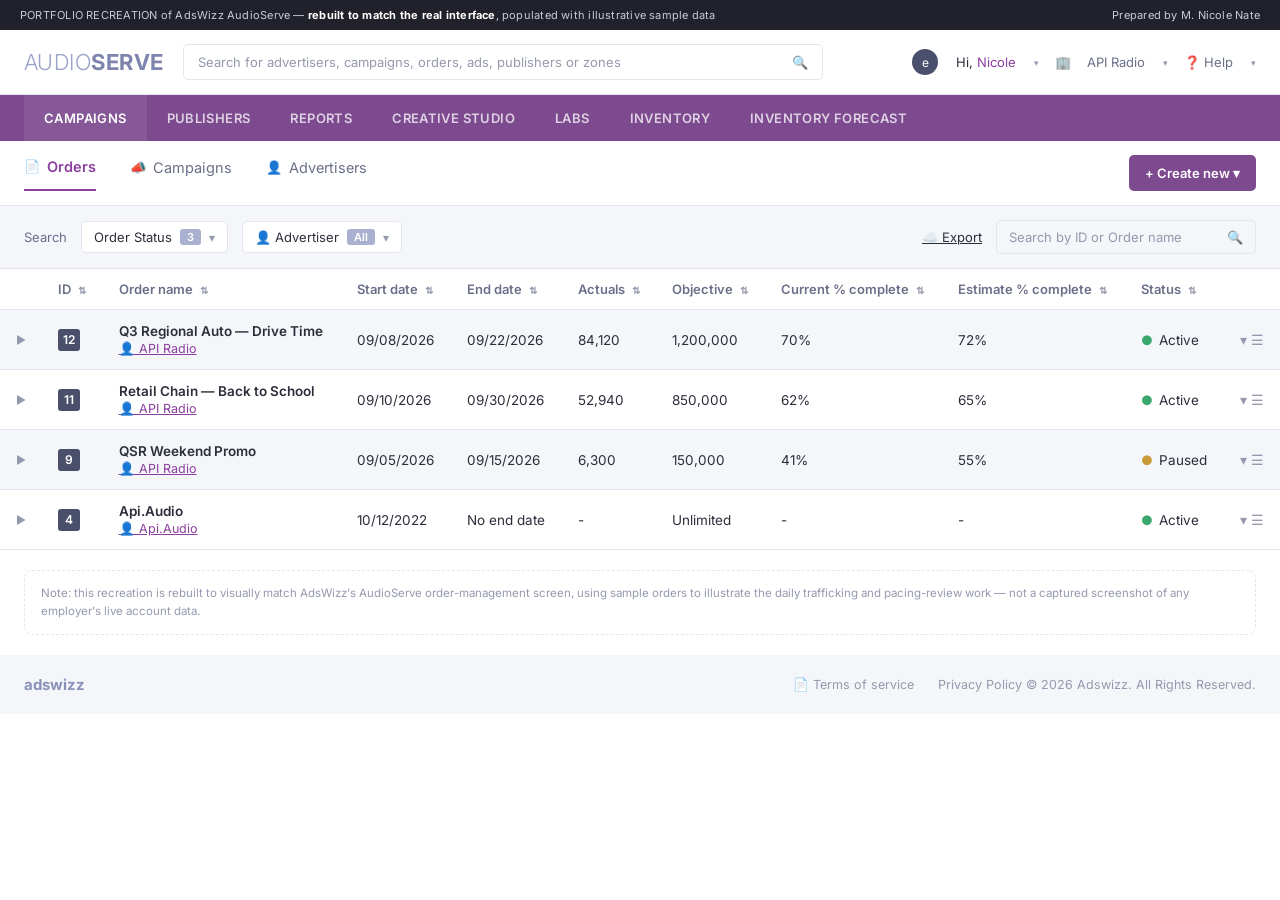
<file: adswizz-mockup-v2.html>
<!DOCTYPE html>
<html lang="en">
<head>
<meta charset="UTF-8">
<title>AudioServe — Orders — Portfolio Recreation</title>
<style>
  @import url('https://fonts.googleapis.com/css2?family=Inter:wght@400;500;600;700&family=IBM+Plex+Mono:wght@400;500&display=swap');
  :root{
    --purple: #7d4a8f;
    --purple-dark: #6b3d7c;
    --lavender-text: #9aa3c9;
    --link-purple: #8b3f9e;
    --border: #e3e6ee;
    --row-alt: #f4f6fa;
    --ink: #2c2e3a;
    --ink-dim: #6b7089;
    --ink-faint: #9599ad;
    --bg: #ffffff;
  }
  *{box-sizing:border-box; margin:0; padding:0;}
  body{
    background: var(--bg); color: var(--ink);
    font-family:'Inter', -apple-system, sans-serif; font-size:14px;
  }
  .mono{ font-family:'IBM Plex Mono', monospace; }

  .proof-strip{
    background:#20212b; color:#c9cbd8; padding:8px 20px; font-size:11px;
    display:flex; justify-content:space-between; letter-spacing:0.02em;
  }
  .proof-strip b{ color:#fff; }

  /* Top utility bar */
  .utility-bar{
    display:flex; align-items:center; padding: 14px 24px; gap:20px;
    border-bottom: 1px solid var(--border);
  }
  .wordmark{
    font-size:22px; font-weight:300; letter-spacing:0.02em; color: var(--lavender-text);
    white-space:nowrap;
  }
  .wordmark b{ font-weight:700; color: #7d84ad; }
  .search-box{
    flex:1; max-width:640px; border:1px solid var(--border); border-radius:5px;
    padding:9px 14px; color: var(--ink-faint); font-size:13px; display:flex; justify-content:space-between; align-items:center;
  }
  .search-icon{ color: var(--ink-faint); }
  .util-right{ display:flex; align-items:center; gap:16px; margin-left:auto; font-size:13px; color: var(--ink-dim); white-space:nowrap; }
  .avatar-sm{
    width:26px; height:26px; border-radius:50%; background:#4a4f6b; color:#fff;
    display:flex; align-items:center; justify-content:center; font-size:12px; margin-right:2px;
  }
  .util-right .hi{ color: var(--ink); }
  .util-right .name{ color: var(--link-purple); }
  .caret{ font-size:9px; color: var(--ink-faint); margin-left:2px; }

  /* Purple main nav */
  .main-nav{
    background: var(--purple); display:flex; align-items:center; padding: 0 24px;
  }
  .main-nav div{
    padding: 15px 20px; font-size:13px; font-weight:600; letter-spacing:0.03em;
    color: rgba(255,255,255,0.75); cursor:default;
  }
  .main-nav div.active{ color:#fff; background: rgba(255,255,255,0.08); }

  /* Sub nav (Orders / Campaigns / Advertisers) */
  .sub-nav{
    display:flex; align-items:center; padding: 14px 24px; border-bottom:1px solid var(--border);
  }
  .sub-nav .tab{
    display:flex; align-items:center; gap:7px; margin-right:34px; font-size:14.5px; color: var(--ink-dim);
    padding-bottom:14px; position:relative; top:1px;
  }
  .sub-nav .tab.active{ color: var(--link-purple); font-weight:600; border-bottom:2px solid var(--link-purple); }
  .sub-nav .icon{ font-size:13px; }
  .create-btn{
    margin-left:auto; background: var(--purple); color:#fff; padding:10px 16px; border-radius:5px;
    font-size:13px; font-weight:600; display:flex; align-items:center; gap:8px;
  }

  /* Filter row */
  .filter-row{
    display:flex; align-items:center; gap:14px; padding: 14px 24px; background: var(--row-alt);
    border-bottom:1px solid var(--border);
  }
  .filter-label{ color: var(--ink-dim); font-size:13px; }
  .filter-pill{
    display:flex; align-items:center; gap:8px; border:1px solid var(--border); border-radius:5px;
    padding: 7px 12px; background:#fff; font-size:13px; color: var(--ink); min-width:110px;
  }
  .count-chip{
    background:#aab0cf; color:#fff; font-size:11px; padding:1px 7px; border-radius:3px; font-weight:600;
  }
  .filter-icon{ color: var(--ink-faint); font-size:12px; }
  .export-link{ margin-left:auto; color: var(--ink); font-size:13px; display:flex; align-items:center; gap:6px; text-decoration:underline; }
  .table-search{
    border:1px solid var(--border); border-radius:5px; padding:8px 12px; font-size:13px;
    color: var(--ink-faint); width:260px; display:flex; justify-content:space-between; align-items:center;
  }

  /* Table */
  table{ width:100%; border-collapse:collapse; }
  thead th{
    text-align:left; font-size:13px; color: var(--ink-dim); font-weight:600;
    padding: 12px 16px; border-bottom:1px solid var(--border);
  }
  thead th .sort{ color: var(--ink-faint); font-size:10px; margin-left:4px; }
  tbody td{
    padding: 13px 16px; border-bottom:1px solid var(--border); font-size:13.5px; color: var(--ink);
    vertical-align:middle;
  }
  tbody tr:nth-child(odd){ background: var(--row-alt); }
  .row-id{
    display:inline-block; background:#4a4f6b; color:#fff; width:22px; height:22px; border-radius:3px;
    text-align:center; line-height:22px; font-size:12px; font-weight:600;
  }
  .order-name{ font-weight:600; color:var(--ink); }
  .order-sub{ display:flex; align-items:center; gap:5px; color: var(--link-purple); font-size:12.5px; margin-top:2px; text-decoration:underline; }
  .status{ display:flex; align-items:center; gap:6px; }
  .status .sdot{ color:#3aa76d; font-size:13px; }
  .status.paused .sdot{ color:#c99a3a; }
  .expand-arrow{ color: var(--ink-faint); font-size:11px; }
  .row-actions{ display:flex; align-items:center; gap:10px; justify-content:flex-end; color: var(--ink-faint); }

  .footer-note{
    margin: 20px 24px; padding: 13px 16px; border:1px dashed var(--border); border-radius:8px;
    font-size:11.5px; color: var(--ink-faint); line-height:1.6;
  }

  .brand-footer{
    display:flex; justify-content:space-between; align-items:center; padding:20px 24px;
    background: var(--row-alt); margin-top:20px; color: var(--ink-faint); font-size:12.5px;
  }
  .brand-footer .logo{ font-weight:700; color:#8991b8; font-size:15px; }
</style>
</head>
<body>

  <div class="proof-strip">
    <span>PORTFOLIO RECREATION of AdsWizz AudioServe — <b>rebuilt to match the real interface</b>, populated with illustrative sample data</span>
    <span>Prepared by M. Nicole Nate</span>
  </div>

  <div class="utility-bar">
    <div class="wordmark">AUDIO<b>SERVE</b></div>
    <div class="search-box">
      <span>Search for advertisers, campaigns, orders, ads, publishers or zones</span>
      <span class="search-icon">🔍</span>
    </div>
    <div class="util-right">
      <span class="avatar-sm">e</span>
      <span class="hi">Hi, <span class="name">Nicole</span></span>
      <span class="caret">▾</span>
      <span>🏢</span>
      <span>API Radio</span>
      <span class="caret">▾</span>
      <span>❓ Help</span>
      <span class="caret">▾</span>
    </div>
  </div>

  <div class="main-nav">
    <div class="active">CAMPAIGNS</div>
    <div>PUBLISHERS</div>
    <div>REPORTS</div>
    <div>CREATIVE STUDIO</div>
    <div>LABS</div>
    <div>INVENTORY</div>
    <div>INVENTORY FORECAST</div>
  </div>

  <div class="sub-nav">
    <div class="tab active"><span class="icon">📄</span> Orders</div>
    <div class="tab"><span class="icon">📣</span> Campaigns</div>
    <div class="tab"><span class="icon">👤</span> Advertisers</div>
    <div class="create-btn">+ Create new ▾</div>
  </div>

  <div class="filter-row">
    <span class="filter-label">Search</span>
    <div class="filter-pill">Order Status <span class="count-chip">3</span> <span class="filter-icon">▾</span></div>
    <div class="filter-pill">👤 Advertiser <span class="count-chip">All</span> <span class="filter-icon">▾</span></div>
    <div class="export-link">☁️ Export</div>
    <div class="table-search">Search by ID or Order name <span>🔍</span></div>
  </div>

  <table>
    <thead>
      <tr>
        <th style="width:40px;"></th>
        <th>ID <span class="sort">⇅</span></th>
        <th>Order name <span class="sort">⇅</span></th>
        <th>Start date <span class="sort">⇅</span></th>
        <th>End date <span class="sort">⇅</span></th>
        <th>Actuals <span class="sort">⇅</span></th>
        <th>Objective <span class="sort">⇅</span></th>
        <th>Current % complete <span class="sort">⇅</span></th>
        <th>Estimate % complete <span class="sort">⇅</span></th>
        <th>Status <span class="sort">⇅</span></th>
        <th></th>
      </tr>
    </thead>
    <tbody>
      <tr>
        <td class="expand-arrow">▶</td>
        <td><span class="row-id">12</span></td>
        <td>
          <div class="order-name">Q3 Regional Auto — Drive Time</div>
          <div class="order-sub">👤 API Radio</div>
        </td>
        <td>09/08/2026</td>
        <td>09/22/2026</td>
        <td>84,120</td>
        <td>1,200,000</td>
        <td>70%</td>
        <td>72%</td>
        <td><span class="status"><span class="sdot">●</span> Active</span></td>
        <td><span class="row-actions">▾ ☰</span></td>
      </tr>
      <tr>
        <td class="expand-arrow">▶</td>
        <td><span class="row-id">11</span></td>
        <td>
          <div class="order-name">Retail Chain — Back to School</div>
          <div class="order-sub">👤 API Radio</div>
        </td>
        <td>09/10/2026</td>
        <td>09/30/2026</td>
        <td>52,940</td>
        <td>850,000</td>
        <td>62%</td>
        <td>65%</td>
        <td><span class="status"><span class="sdot">●</span> Active</span></td>
        <td><span class="row-actions">▾ ☰</span></td>
      </tr>
      <tr>
        <td class="expand-arrow">▶</td>
        <td><span class="row-id">9</span></td>
        <td>
          <div class="order-name">QSR Weekend Promo</div>
          <div class="order-sub">👤 API Radio</div>
        </td>
        <td>09/05/2026</td>
        <td>09/15/2026</td>
        <td>6,300</td>
        <td>150,000</td>
        <td>41%</td>
        <td>55%</td>
        <td><span class="status paused"><span class="sdot">●</span> Paused</span></td>
        <td><span class="row-actions">▾ ☰</span></td>
      </tr>
      <tr>
        <td class="expand-arrow">▶</td>
        <td><span class="row-id">4</span></td>
        <td>
          <div class="order-name">Api.Audio</div>
          <div class="order-sub">👤 Api.Audio</div>
        </td>
        <td>10/12/2022</td>
        <td>No end date</td>
        <td>-</td>
        <td>Unlimited</td>
        <td>-</td>
        <td>-</td>
        <td><span class="status"><span class="sdot">●</span> Active</span></td>
        <td><span class="row-actions">▾ ☰</span></td>
      </tr>
    </tbody>
  </table>

  <div class="footer-note">
    Note: this recreation is rebuilt to visually match AdsWizz's AudioServe order-management screen, using sample orders to illustrate the daily trafficking and pacing-review work — not a captured screenshot of any employer's live account data.
  </div>

  <div class="brand-footer">
    <div class="logo">adswizz</div>
    <div style="display:flex; gap:24px;">
      <span>📄 Terms of service</span>
      <span>Privacy Policy © 2026 Adswizz. All Rights Reserved.</span>
    </div>
  </div>

</body>
</html>
</file>
